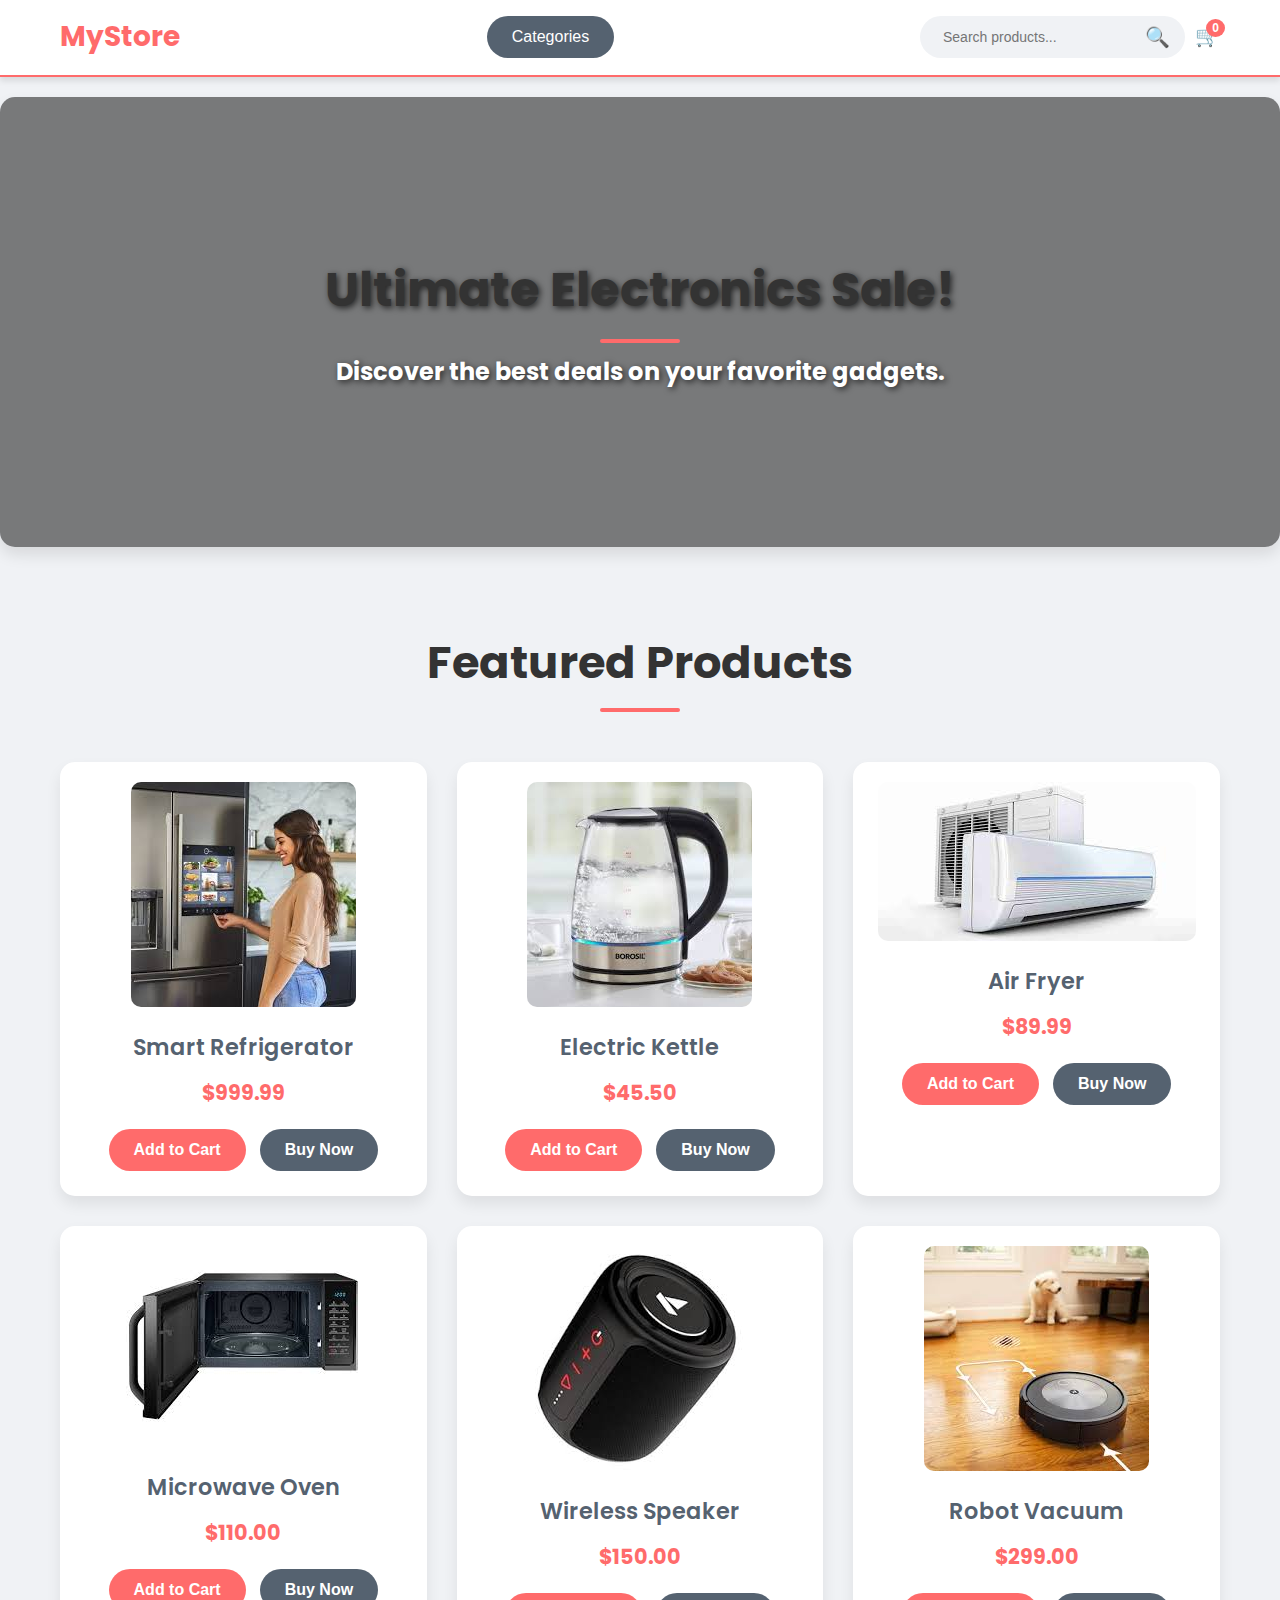
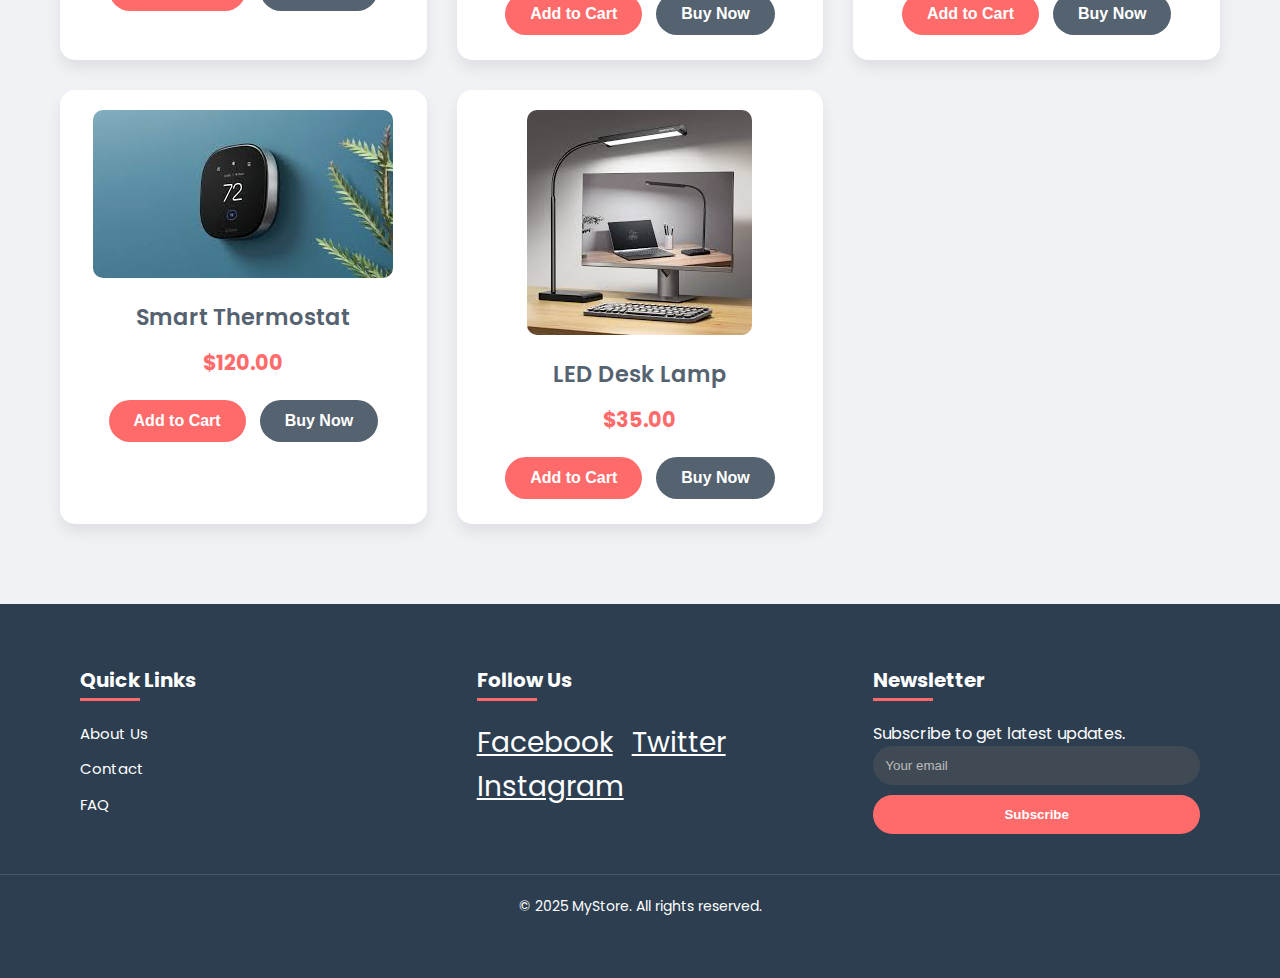
<file: index.html>
<!DOCTYPE html>
<html lang="en">
<head>
  <meta charset="UTF-8">
  <meta name="viewport" content="width=device-width, initial-scale=1.0">
  <title>MyStore E-commerce</title>
  <link rel="stylesheet" href="style.css">
  <style>
    /* Import Google Fonts - Poppins */
@import url('https://fonts.googleapis.com/css2?family=Poppins:wght@300;400;500;600;700&display=swap');

* { box-sizing: border-box; margin: 0; padding: 0; }

body {
  font-family: 'Poppins', sans-serif;
  background-color: #f0f2f5;
  color: #333;
  line-height: 1.6;
}

.container { max-width: 1200px; margin: 0 auto; padding: 0 20px; }

/* --- Header --- */
.header {
  background-color: #fff;
  padding: 15px 0;
  border-bottom: 2px solid #ff6b6b;
  box-shadow: 0 4px 6px rgba(0,0,0,0.1);
}
.header .container {
  display: flex;
  justify-content: space-between;
  align-items: center;
}
.logo h1 {
  font-size: 28px;
  color: #ff6b6b;
  font-weight: 700;
}
.dropdown { position: relative; display: inline-block; }
.dropbtn {
  background-color: #556270;
  color: white;
  padding: 12px 25px;
  border: none;
  border-radius: 50px;
  font-size: 16px;
  cursor: pointer;
  transition: 0.3s;
}
.dropbtn:hover { background-color: #404a55; transform: translateY(-2px); }
.dropdown-content {
  display: none;
  position: absolute;
  background-color: #fff;
  min-width: 180px;
  box-shadow: 0 8px 16px rgba(0,0,0,0.2);
  z-index: 1;
  border-radius: 8px;
  margin-top: 10px;
}
.dropdown-content a {
  color: #333;
  padding: 12px 20px;
  text-decoration: none;
  display: block;
  border-radius: 8px;
}
.dropdown-content a:hover { background-color: #f0f2f5; color: #ff6b6b; }
.dropdown:hover .dropdown-content { display: block; }

.header-icons { display: flex; align-items: center; }
.search-box {
  display: flex;
  align-items: center;
  background-color: #f0f2f5;
  border-radius: 50px;
  padding: 5px 15px;
  transition: box-shadow 0.3s;
}
.search-box:focus-within { box-shadow: 0 0 0 2px #ff6b6b; }
.search-box input {
  border: none; background: transparent; outline: none;
  padding: 8px; font-size: 14px; width: 200px;
}
.search-box button,
#cart-btn {
  background: none; border: none; cursor: pointer;
  font-size: 20px; margin-left: 10px; color: #556270;
  transition: color 0.3s, transform 0.3s;
}
.search-box button:hover,
#cart-btn:hover {
  color: #ff6b6b; transform: scale(1.1);
}
.cart-icon { position: relative; }
#cart-count {
  position: absolute; top: -5px; right: -5px;
  background-color: #ff6b6b; color: white;
  border-radius: 50%; padding: 2px 6px; font-size: 12px; font-weight: 600;
}

/* --- Banner --- */
.banner-section {
  width: 100%; overflow: hidden; position: relative;
  margin-top: 20px; border-radius: 15px;
  box-shadow: 0 8px 15px rgba(0,0,0,0.1);
}
.banner-slider { display: flex; transition: transform 0.5s ease-in-out; }
.slide {
  min-width: 100%; height: 450px; display: flex;
  justify-content: center; align-items: center;
  color: white; text-align: center; font-weight: bold;
  background-size: cover; background-position: center;
  position: relative; opacity: 0; transition: opacity 1s ease-in-out;
}
.slide.active { opacity: 1; }
.slide .overlay {
  position: absolute; top: 0; left: 0; width: 100%; height: 100%;
  background-color: rgba(0,0,0,0.5);
  display: flex; flex-direction: column;
  justify-content: center; align-items: center;
  text-shadow: 2px 2px 6px rgba(0,0,0,0.7);
}
.slide h2 { font-size: 3em; margin-bottom: 10px; }
.slide p { font-size: 1.5em; }

/* --- Products --- */
.products-section { padding: 80px 0; }
h2 {
  text-align: center; margin-bottom: 50px;
  font-size: 2.8em; color: #333; position: relative;
}
h2::after {
  content: ''; display: block; width: 80px; height: 4px;
  background-color: #ff6b6b; margin: 10px auto 0; border-radius: 5px;
}
.product-grid {
  display: grid; grid-template-columns: repeat(auto-fit, minmax(280px, 1fr));
  gap: 30px;
}
.product-card {
  background-color: #fff; border-radius: 15px; padding: 20px;
  text-align: center; box-shadow: 0 8px 15px rgba(0,0,0,0.08);
  transition: transform 0.3s, box-shadow 0.3s;
}
.product-card:hover {
  transform: translateY(-10px);
  box-shadow: 0 12px 20px rgba(0,0,0,0.1);
}
.product-card img { max-width: 100%; border-radius: 10px; }
.product-card h4 { margin: 15px 0 10px; font-size: 1.4em; color: #556270; }
.product-card .price { font-weight: 700; color: #ff6b6b; font-size: 1.3em; margin-bottom: 15px; }
.product-card .actions button {
  padding: 12px 25px; border: none; border-radius: 50px;
  cursor: pointer; margin: 5px; font-size: 1em; font-weight: 600;
  transition: background-color 0.3s, transform 0.3s;
}
.add-to-cart-btn { background-color: #ff6b6b; color: white; }
.add-to-cart-btn:hover { background-color: #e55a5a; transform: scale(1.05); }
.buy-now-btn { background-color: #556270; color: white; }
.buy-now-btn:hover { background-color: #404a55; transform: scale(1.05); }

/* --- Modal --- */
.modal { display: none; position: fixed; z-index: 1000;
  left: 0; top: 0; width: 100%; height: 100%;
  background-color: rgba(0,0,0,0.7); justify-content: center; align-items: center;
}
.modal-content {
  background-color: #fff; padding: 30px; border-radius: 15px;
  width: 90%; max-width: 550px; position: relative;
  box-shadow: 0 10px 30px rgba(0,0,0,0.2);
}
.close-btn {
  position: absolute; top: 15px; right: 20px;
  font-size: 32px; cursor: pointer; color: #aaa;
}
.close-btn:hover { color: #333; transform: rotate(90deg); }

/* --- Footer --- */
.footer {
  background-color: #2c3e50; color: white; padding: 60px 0;
}
.footer .container {
  display: flex; justify-content: space-between; flex-wrap: wrap; gap: 30px;
}
.footer-col { flex: 1 1 200px; padding: 0 20px; }
.footer-col h3 { font-size: 20px; margin-bottom: 25px; position: relative; }
.footer-col h3::after {
  content: ''; position: absolute; left: 0; bottom: -5px;
  height: 3px; width: 60px; background-color: #ff6b6b;
}
.footer-col ul { list-style: none; padding: 0; }
.footer-col ul li { margin-bottom: 10px; }
.footer-col ul li a { color: white; text-decoration: none; font-size: 15px; transition: color 0.3s; }
.footer-col ul li a:hover { color: #ff6b6b; }
.footer-bottom {
  text-align: center; margin-top: 40px;
  padding-top: 20px; border-top: 1px solid #4a5568; font-size: 14px;
}
@media (max-width:768px){
  .header .container{flex-direction:column;text-align:center;}
  .footer .container{flex-direction:column;align-items:center;}
}
  </style>
</head>
<body>

<header class="header">
  <div class="container">
    <div class="logo"><h1>MyStore</h1></div>
    <div class="nav-links">
      <div class="dropdown">
        <button class="dropbtn">Categories</button>
        <div class="dropdown-content">
          <a href="#" data-category="">All Products</a>
          <a href="#" data-category="home-appliances">Home Appliances</a>
          <a href="#" data-category="electricals">Electricals</a>
        </div>
      </div>
    </div>
    <div class="header-icons">
      <div class="search-box">
        <input type="text" id="search-input" placeholder="Search products..." />
        <button id="search-btn">🔍</button>
      </div>
      <div class="cart-icon">
        <button id="cart-btn">🛒 <span id="cart-count">0</span></button>
      </div>
    </div>
  </div>
</header>

<main>
  <section class="banner-section">
    <div class="banner-slider">
      <div class="slide active" style="background-image:url('https://via.placeholder.com/1200x400/FF5733/FFFFFF?text=Ultimate+Electronics+Sale');">
        <div class="overlay">
          <h2>Ultimate Electronics Sale!</h2>
          <p>Discover the best deals on your favorite gadgets.</p>
        </div>
      </div>
      <div class="slide" style="background-image:url('https://via.placeholder.com/1200x400/33A4FF/FFFFFF?text=Smart+Home+Solutions');">
        <div class="overlay">
          <h2>Smart Home, Smarter Life!</h2>
          <p>Upgrade your home with modern technology.</p>
        </div>
      </div>
      <div class="slide" style="background-image:url('https://via.placeholder.com/1200x400/8B33FF/FFFFFF?text=Kitchen+Essentials');">
        <div class="overlay">
          <h2>Kitchen Essentials Up to 50% Off!</h2>
          <p>Cook like a pro with our top-rated appliances.</p>
        </div>
      </div>
    </div>
  </section>

  <section class="products-section">
    <div class="container">
      <h2>Featured Products</h2>
      <div class="product-grid" id="product-list"></div>
    </div>
  </section>

  <!-- Cart Modal -->
  <div id="cart-modal" class="modal">
    <div class="modal-content">
      <span class="close-btn">&times;</span>
      <h3>Your Shopping Cart</h3>
      <div id="cart-items"></div>
      <div class="cart-total"><p>Total: $<span id="cart-total-price">0.00</span></p></div>
      <button id="checkout-btn">Proceed to Checkout</button>
    </div>
  </div>

  <!-- Payment Modal -->
  <div id="payment-modal" class="modal">
    <div class="modal-content">
      <span class="close-btn">&times;</span>
      <h3>Payment Details</h3>
      <form id="payment-form">
        <label for="card-number">Card Number:</label>
        <input type="text" id="card-number" required />
        <label for="cardholder-name">Cardholder Name:</label>
        <input type="text" id="cardholder-name" required />
        <label for="expiry-date">Expiry Date:</label>
        <input type="text" id="expiry-date" placeholder="MM/YY" required />
        <label for="cvv">CVV:</label>
        <input type="text" id="cvv" required />
        <button type="submit">Pay Now</button>
      </form>
    </div>
  </div>
</main>

<footer class="footer">
  <div class="container">
    <div class="footer-col">
      <h3>Quick Links</h3>
      <ul>
        <li><a href="#">About Us</a></li>
        <li><a href="#">Contact</a></li>
        <li><a href="#">FAQ</a></li>
      </ul>
    </div>
    <div class="footer-col">
      <h3>Follow Us</h3>
      <div class="social-links">
        <a href="#">Facebook</a>
        <a href="#">Twitter</a>
        <a href="#">Instagram</a>
      </div>
    </div>
    <div class="footer-col">
      <h3>Newsletter</h3>
      <p>Subscribe to get latest updates.</p>
      <form>
        <input type="email" placeholder="Your email" required />
        <button type="submit">Subscribe</button>
      </form>
    </div>
  </div>
  <div class="footer-bottom">
    <p>&copy; 2025 MyStore. All rights reserved.</p>
  </div>
</footer>

<script>
let currentSlide = 0;
const slides = document.querySelectorAll('.slide');
function nextSlide() {
  slides[currentSlide].classList.remove('active');
  currentSlide = (currentSlide + 1) % slides.length;
  slides[currentSlide].classList.add('active');
}
setInterval(nextSlide, 3000);

// Product data
const products = [
  { id: 1, name: 'Smart Refrigerator', price: 999.99, image: 'ref.jpeg', category: 'home-appliances' },
  { id: 2, name: 'Electric Kettle', price: 45.50, image: 'kettle.jpeg', category: 'home-appliances' },
  { id: 3, name: 'Air Fryer', price: 89.99, image: 'air.jpeg', category: 'home-appliances' },
  { id: 4, name: 'Microwave Oven', price: 110.00, image: 'oven.jpeg', category: 'home-appliances' },
  { id: 5, name: 'Wireless Speaker', price: 150.00, image: 'speaker.jpeg', category: 'electricals' },
  { id: 6, name: 'Robot Vacuum', price: 299.00, image: 'vac.jpeg', category: 'electricals' },
  { id: 7, name: 'Smart Thermostat', price: 120.00, image: 'smart.jpeg', category: 'electricals' },
  { id: 8, name: 'LED Desk Lamp', price: 35.00, image: 'led.jpeg', category: 'electricals' },
];

let cart = JSON.parse(localStorage.getItem('cart')) || [];
function saveCart(){ localStorage.setItem('cart', JSON.stringify(cart)); }

function renderProducts(search='', category='') {
  const list = document.getElementById('product-list');
  list.innerHTML = '';
  const filtered = products.filter(p=>{
    const s = p.name.toLowerCase().includes(search.toLowerCase());
    const c = category ? p.category === category : true;
    return s && c;
  });
  if(!filtered.length){ list.innerHTML='<p style="text-align:center;">No products found.</p>'; return;}
  filtered.forEach(p=>{
    const card=document.createElement('div');
    card.className='product-card';
    card.innerHTML=`
      <img src="${p.image}" alt="${p.name}">
      <h4>${p.name}</h4>
      <p class="price">$${p.price.toFixed(2)}</p>
      <div class="actions">
        <button class="add-to-cart-btn" onclick="addToCart(${p.id})">Add to Cart</button>
        <button class="buy-now-btn" onclick="buyNow(${p.id})">Buy Now</button>
      </div>`;
    list.appendChild(card);
  });
}

function renderCart(){
  const list=document.getElementById('cart-items');
  list.innerHTML='';
  let total=0;
  if(cart.length===0){list.innerHTML='<p>Your cart is empty.</p>';}
  else{
    cart.forEach(item=>{
      total+=item.price*item.quantity;
      list.innerHTML+=`
      <div class="cart-item">
        <img src="${item.image}" alt="${item.name}">
        <p>${item.name} - $${item.price.toFixed(2)}</p>
        <div class="quantity-controls">
          <button onclick="decrementQuantity(${item.id})">-</button>
          <span>${item.quantity}</span>
          <button onclick="incrementQuantity(${item.id})">+</button>
        </div>
        <button class="remove-btn" onclick="removeItem(${item.id})">Remove</button>
      </div>`;
    });
  }
  document.getElementById('cart-total-price').textContent=total.toFixed(2);
  document.getElementById('cart-count').textContent=cart.length;
}

function addToCart(id){
  const p=products.find(x=>x.id===id);
  const i=cart.find(x=>x.id===id);
  if(i)i.quantity++;else cart.push({...p,quantity:1});
  saveCart();renderCart();alert('Added to cart!');
}

function buyNow(id){
  const p=products.find(x=>x.id===id);
  cart=[{...p,quantity:1}];renderCart();openPaymentModal();
}

function openPaymentModal(){
  document.getElementById('payment-modal').style.display='flex';
  document.getElementById('payment-form').style.display='block';
  const qr=document.getElementById('qr-section');if(qr)qr.style.display='none';
}

document.getElementById('payment-form').onsubmit=(e)=>{
  e.preventDefault();
  const total=document.getElementById('cart-total-price').textContent;
  const qr=`https://api.qrserver.com/v1/create-qr-code/?size=200x200&data=upi://pay?pa=mystore@upi&pn=MyStore&am=${total}`;
  let qrSec=document.getElementById('qr-section');
  if(!qrSec){
    qrSec=document.createElement('div');
    qrSec.id='qr-section';
    qrSec.innerHTML=`
      <h4>Scan & Pay using UPI</h4>
      <img id="qr-code" src="${qr}" alt="QR Code" style="margin:20px auto;display:block;">
      <button id="continue-btn" style="display:block;margin:auto;padding:12px 25px;background:#28a745;color:white;border:none;border-radius:50px;cursor:pointer;">Continue</button>`;
    document.querySelector('#payment-modal .modal-content').appendChild(qrSec);
  }else document.getElementById('qr-code').src=qr;
  document.getElementById('payment-form').style.display='none';
  qrSec.style.display='block';
  document.getElementById('continue-btn').onclick=()=>{
    alert('✅ Payment Successful! Thank you for shopping.');
    document.getElementById('payment-modal').style.display='none';
    cart=[];saveCart();renderCart();
  };
};

function incrementQuantity(id){const i=cart.find(x=>x.id===id);if(i)i.quantity++;saveCart();renderCart();}
function decrementQuantity(id){const i=cart.find(x=>x.id===id);if(i&&i.quantity>1)i.quantity--;saveCart();renderCart();}
function removeItem(id){cart=cart.filter(x=>x.id!==id);saveCart();renderCart();}

const cartBtn=document.getElementById('cart-btn');
const cartModal=document.getElementById('cart-modal');
const paymentModal=document.getElementById('payment-modal');
const closeBtns=document.querySelectorAll('.close-btn');
const checkoutBtn=document.getElementById('checkout-btn');
cartBtn.onclick=()=>{cartModal.style.display='flex';renderCart();};
closeBtns.forEach(btn=>btn.onclick=()=>btn.closest('.modal').style.display='none');
checkoutBtn.onclick=()=>{cartModal.style.display='none';openPaymentModal();};

// Search
document.getElementById('search-btn').onclick=()=>renderProducts(document.getElementById('search-input').value);
document.getElementById('search-input').addEventListener('keypress',e=>{if(e.key==='Enter')renderProducts(e.target.value);});

// Category Filter
const categoryLinks=document.querySelectorAll('.dropdown-content a');
const categoryButton=document.querySelector('.dropbtn');
categoryLinks.forEach(link=>{
  link.addEventListener('click',e=>{
    e.preventDefault();
    const cat=e.target.getAttribute('data-category');
    const name=e.target.textContent;
    categoryButton.textContent=name;
    renderProducts('',cat);
  });
});

// Init
document.addEventListener('DOMContentLoaded',()=>{renderProducts();renderCart();});
</script>

</body>
</html>
</file>
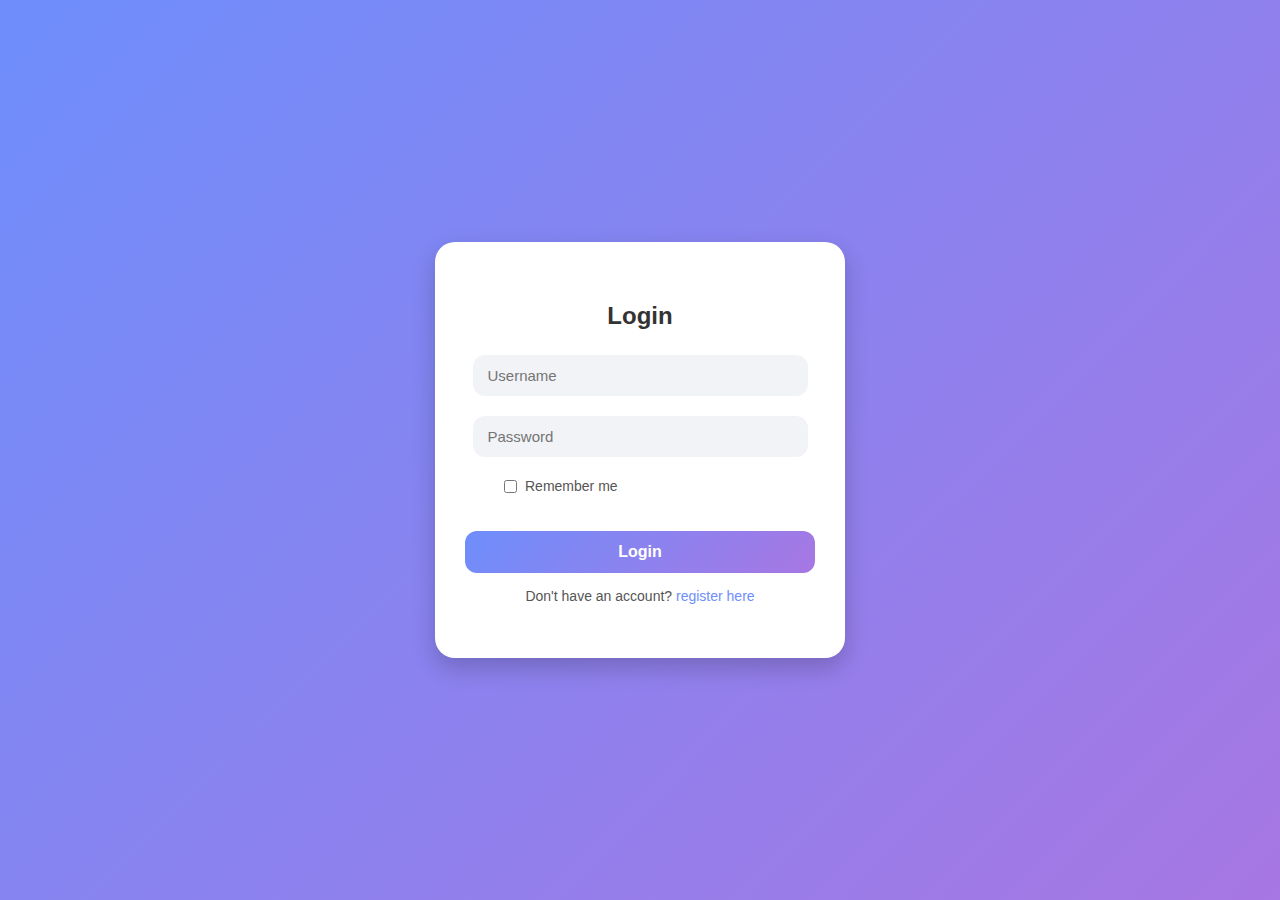
<file: lg.html>
<!DOCTYPE html>
<html lang="en">
<head>
    <meta charset="UTF-8">
    <meta name="viewport" content="width=device-width, initial-scale=1.0">
    <title>Creative Login Form</title>
    <style>
        body {
            margin: 0;
            padding: 0;
            height: 100vh;
            display: flex;
            justify-content: center;
            align-items: center;
            background: linear-gradient(135deg, #6e8efb, #a777e3);
            font-family: 'Poppins', sans-serif;
        }

        .login-box {
            background: #fff;
            padding: 40px 30px;
            width: 350px;
            border-radius: 20px;
            box-shadow: 0 10px 25px rgba(0, 0, 0, 0.2);
            text-align: center;
            animation: float 3s ease-in-out infinite;
        }

        @keyframes float {
            0%, 100% {
                transform: translateY(0);
            }
            50% {
                transform: translateY(-8px);
            }
        }

        .login-box h2 {
            margin-bottom: 25px;
            color: #333;
            font-weight: 600;
        }

        .input-box {
            position: relative;
            margin: 20px 0;
        }

        .input-box input {
            width: 80%;
            padding: 12px 40px 12px 15px;
            border: none;
            outline: none;
            border-radius: 12px;
            background: #f1f3f6;
            font-size: 15px;
            transition: 0.3s;
        }

        .input-box input:focus {
            background: #e0e7ff;
            box-shadow: 0 0 8px #6e8efb;
        }

        .input-box span {
            position: absolute;
            right: 15px;
            top: 50%;
            transform: translateY(-50%);
            font-size: 18px;
            color: #6e8efb;
        }

        .btn {
            margin-top: 25px;
            width: 100%;
            padding: 12px;
            border: none;
            border-radius: 12px;
            background: linear-gradient(135deg, #6e8efb, #a777e3);
            color: #fff;
            font-size: 16px;
            font-weight: bold;
            cursor: pointer;
            transition: 0.3s;
        }

        .btn:hover {
            background: linear-gradient(135deg, #5d7ffb, #9465e3);
            transform: scale(1.05);
        }

        .login-box p {
            margin-top: 15px;
            font-size: 14px;
            color: #555;
        }

        .login-box a {
            color: #6e8efb;
            text-decoration: none;
            font-weight: 500;
        }

        .login-box a:hover {
            text-decoration: underline;
        }

        /* Added checkbox for "Remember Me" */
        .remember-me {
            display: flex;
            align-items: center;
            justify-content: flex-start;
            margin: 10px 0;
            width: 100%; /* To align better with input boxes */
            padding-left: calc((100% - 80%)/2); /* Aligns the left edge with the input fields (80% width) */
            box-sizing: border-box;
        }

        .remember-me label {
            font-size: 14px;
            color: #555;
            cursor: pointer;
            margin-left: 5px;
        }
    </style>
</head>
<body>
    <div class="login-box">
        <h2>Login</h2>
        <form id="loginForm" action="modulepage.html">
            <div class="input-box">
                <input id="username" placeholder="Username" required>
            </div>
            <div class="input-box">
                <input id="password" type="password" placeholder="Password" required>
            </div>
            <div class="remember-me">
                <input type="checkbox" id="rememberMe" name="rememberMe">
                <label for="rememberMe">Remember me</label>
            </div>
            <button type="submit" class="btn">Login</button>
            <p>Don't have an account? <a href="rg.html">register here</a></p>
        </form>
    </div>

    <script>
        document.addEventListener('DOMContentLoaded', (event) => {
            const usernameInput = document.getElementById('username');
            const passwordInput = document.getElementById('password');
            const rememberMeCheckbox = document.getElementById('rememberMe');
            const loginForm = document.getElementById('loginForm');

            // --- 1. Load Username on Page Load ---
            const savedUsername = localStorage.getItem('savedUsername');
            if (savedUsername) {
                usernameInput.value = savedUsername;
                rememberMeCheckbox.checked = true; // Check the box if username is found
            }

            // --- 2. Save Username on Form Submit ---
            loginForm.addEventListener('submit', (e) => {
                if (rememberMeCheckbox.checked) {
                    // Save username to Local Storage
                    localStorage.setItem('savedUsername', usernameInput.value);
                } else {
                    // If the box is unchecked, remove the stored username
                    localStorage.removeItem('savedUsername');
                }

                // Note: The form will submit (navigate to modulepage.html) after this logic runs.
            });

            // Minor UX improvement: change input type for password
            passwordInput.type = 'password'; 
        });
    </script>
</body>
</html>
</file>
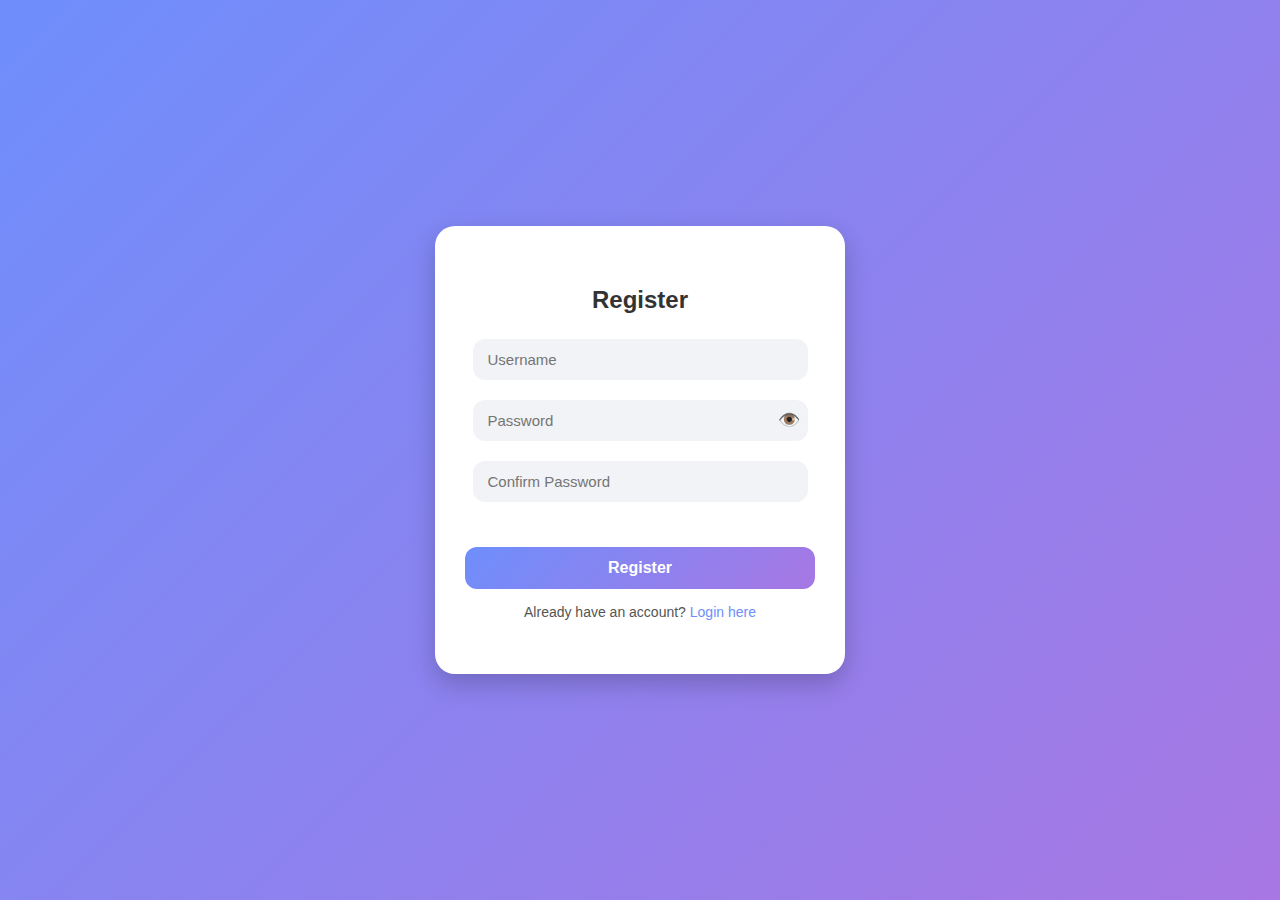
<file: rg.html>
<!DOCTYPE html>
<html lang="en">
<head>
  <meta charset="UTF-8">
  <meta name="viewport" content="width=device-width, initial-scale=1.0">
  <title>Creative Register Form</title>
  <style>
    body {
      margin: 0;
      padding: 0;
      height: 100vh;
      display: flex;
      justify-content: center;
      align-items: center;
      background: linear-gradient(135deg, #6e8efb, #a777e3);
      font-family: 'Poppins', sans-serif;
    }
    .login-box {
      background: #fff;
      padding: 40px 30px;
      width: 350px;
      border-radius: 20px;
      box-shadow: 0 10px 25px rgba(0,0,0,0.2);
      text-align: center;
      animation: float 3s ease-in-out infinite;
    }
    @keyframes float {
      0%, 100% { transform: translateY(0); }
      50% { transform: translateY(-8px); }
    }
    .login-box h2 {
      margin-bottom: 25px;
      color: #333;
      font-weight: 600;
    }
    .input-box {
      position: relative;
      margin: 20px 0;
    }
    .input-box input {
      width: 80%;
      padding: 12px 40px 12px 15px;
      border: none;
      outline: none;
      border-radius: 12px;
      background: #f1f3f6;
      font-size: 15px;
      transition: 0.3s;
    }
    .input-box input:focus {
      background: #e0e7ff;
      box-shadow: 0 0 8px #6e8efb;
    }
    .input-box span {
      position: absolute;
      right: 15px;
      top: 50%;
      transform: translateY(-50%);
      font-size: 18px;
      color: #6e8efb;
      cursor: pointer;
    }
    .error-msg {
      color: red;
      font-size: 12px;
      margin-top: 5px;
      display: none;
    }
    .btn {
      margin-top: 25px;
      width: 100%;
      padding: 12px;
      border: none;
      border-radius: 12px;
      background: linear-gradient(135deg, #6e8efb, #a777e3);
      color: #fff;
      font-size: 16px;
      font-weight: bold;
      cursor: pointer;
      transition: 0.3s;
    }
    .btn:hover {
      background: linear-gradient(135deg, #5d7ffb, #9465e3);
      transform: scale(1.05);
    }
    .login-box p {
      margin-top: 15px;
      font-size: 14px;
      color: #555;
    }
    .login-box a {
      color: #6e8efb;
      text-decoration: none;
      font-weight: 500;
    }
    .login-box a:hover {
      text-decoration: underline;
    }
    @media (max-width: 400px) {
      .login-box {
        width: 90%;
        padding: 30px 20px;
      }
    }
  </style>
</head>
<body>

  <div class="login-box">
    <h2>Register</h2>
    <form id="registerForm">
      <div class="input-box">
        <input id="username" type="text" placeholder="Username" required>
        <div class="error-msg" id="usernameError">Username must be at least 3 characters</div>
      </div>

      <div class="input-box">
        <input id="password" type="password" placeholder="Password" required>
        <span id="togglePassword">👁️</span>
        <div class="error-msg" id="passwordError">Password must be 6+ chars & include a number</div>
      </div>

      <div class="input-box">
        <input id="confirmPassword" type="password" placeholder="Confirm Password" required>
        <div class="error-msg" id="confirmError">Passwords do not match</div>
      </div>

      <button type="submit" class="btn">Register</button>
      <p>Already have an account? <a href="lg.html">Login here</a></p>
    </form>
  </div>

  <script>
    document.addEventListener('DOMContentLoaded', () => {
      const form = document.getElementById('registerForm');
      const usernameInput = document.getElementById('username');
      const passwordInput = document.getElementById('password');
      const confirmPasswordInput = document.getElementById('confirmPassword');
      const togglePassword = document.getElementById('togglePassword');

      const usernameError = document.getElementById('usernameError');
      const passwordError = document.getElementById('passwordError');
      const confirmError = document.getElementById('confirmError');

      // Show/Hide Password
      togglePassword.addEventListener('click', () => {
        const type = passwordInput.type === 'password' ? 'text' : 'password';
        passwordInput.type = type;
      });

      form.addEventListener('submit', (e) => {
        e.preventDefault();

        let valid = true;

        // Username validation
        if(usernameInput.value.length < 3){
          usernameError.style.display = 'block';
          valid = false;
        } else {
          usernameError.style.display = 'none';
        }

        // Password strength validation
        const pwdRegex = /^(?=.*\d).{6,}$/;
        if(!pwdRegex.test(passwordInput.value)){
          passwordError.style.display = 'block';
          valid = false;
        } else {
          passwordError.style.display = 'none';
        }

        // Password match
        if(passwordInput.value !== confirmPasswordInput.value){
          confirmError.style.display = 'block';
          valid = false;
        } else {
          confirmError.style.display = 'none';
        }

        if(!valid) return;

        // Save to localStorage (for demo only)
        const userDetails = JSON.stringify({
          username: usernameInput.value,
          password: passwordInput.value
        });
        localStorage.setItem('registeredUser', userDetails);

        alert(`Registration successful!`);
        window.location.href = 'lg.html';
      });
    });
  </script>

</body>
</html>
</file>
<file: style.css>
/* Import Google Fonts - Poppins */
@import url('https://fonts.googleapis.com/css2?family=Poppins:wght@300;400;500;600;700&display=swap');

/* Base Styles */
* {
    box-sizing: border-box;
    margin: 0;
    padding: 0;
}

body {
    font-family: 'Poppins', sans-serif;
    line-height: 1.6;
    background-color: #f0f2f5;
    color: #333;
}

.container {
    max-width: 1200px;
    margin: 0 auto;
    padding: 0 20px;
}

/* --- Header Section --- */
.header {
    background-color: #fff;
    padding: 15px 0;
    border-bottom: 2px solid #ff6b6b;
    box-shadow: 0 4px 6px rgba(0, 0, 0, 0.1);
}

.header .container {
    display: flex;
    justify-content: space-between;
    align-items: center;
}

.logo h1 {
    font-size: 28px;
    margin: 0;
    color: #ff6b6b;
    font-weight: 700;
}

.dropdown {
    position: relative;
    display: inline-block;
}

.dropbtn {
    background-color: #556270;
    color: white;
    padding: 12px 25px;
    font-size: 16px;
    border: none;
    cursor: pointer;
    border-radius: 50px;
    transition: background-color 0.3s, transform 0.3s;
}

.dropbtn:hover {
    background-color: #404a55;
    transform: translateY(-2px);
}

.dropdown-content {
    display: none;
    position: absolute;
    background-color: #fff;
    min-width: 180px;
    box-shadow: 0px 8px 16px 0px rgba(0, 0, 0, 0.2);
    z-index: 1;
    border-radius: 8px;
    margin-top: 10px;
    animation: fadeInDropdown 0.3s ease-in-out;
}

@keyframes fadeInDropdown {
    from { opacity: 0; transform: translateY(-10px); }
    to { opacity: 1; transform: translateY(0); }
}

.dropdown-content a {
    color: #333;
    padding: 12px 20px;
    text-decoration: none;
    display: block;
    border-radius: 8px;
}

.dropdown-content a:hover {
    background-color: #f0f2f5;
    color: #ff6b6b;
}

.dropdown:hover .dropdown-content {
    display: block;
}

.header-icons {
    display: flex;
    align-items: center;
}

.search-box {
    display: flex;
    align-items: center;
    background-color: #f0f2f5;
    border-radius: 50px;
    padding: 5px 15px;
    transition: box-shadow 0.3s;
}

.search-box:focus-within {
    box-shadow: 0 0 0 2px #ff6b6b;
}

.search-box input {
    border: none;
    background: transparent;
    outline: none;
    padding: 8px;
    font-size: 14px;
    width: 200px;
}

.search-box button,
#cart-btn {
    background: none;
    border: none;
    cursor: pointer;
    font-size: 20px;
    margin-left: 10px;
    color: #556270;
    transition: color 0.3s, transform 0.3s;
}

.search-box button:hover,
#cart-btn:hover {
    color: #ff6b6b;
    transform: scale(1.1);
}

.cart-icon {
    position: relative;
}

#cart-count {
    position: absolute;
    top: -5px;
    right: -5px;
    background-color: #ff6b6b;
    color: white;
    border-radius: 50%;
    padding: 2px 6px;
    font-size: 12px;
    font-weight: 600;
}

/* --- Banner Section --- */
.banner-section {
    width: 100%;
    overflow: hidden;
    position: relative;
    margin-top: 20px;
    border-radius: 15px;
    box-shadow: 0 8px 15px rgba(0, 0, 0, 0.1);
}

.banner-slider {
    display: flex;
    transition: transform 0.5s ease-in-out;
}

.slide {
    min-width: 100%;
    height: 450px;
    display: flex;
    justify-content: center;
    align-items: center;
    color: white;
    text-align: center;
    font-weight: bold;
    background-size: cover;
    background-position: center;
    position: relative;
    opacity: 0;
    transition: opacity 1s ease-in-out;
}

.slide.active {
    opacity: 1;
    animation: fadeIn 1s ease-in-out;
}

.slide .overlay {
    position: absolute;
    top: 0;
    left: 0;
    width: 100%;
    height: 100%;
    background-color: rgba(0, 0, 0, 0.5); /* Semi-transparent overlay */
    display: flex;
    flex-direction: column;
    justify-content: center;
    align-items: center;
    text-shadow: 2px 2px 6px rgba(0, 0, 0, 0.7);
    padding: 20px;
}

.slide h2 {
    font-size: 3em;
    margin-bottom: 10px;
    animation: slideInFromTop 1s ease-out forwards;
}

.slide p {
    font-size: 1.5em;
    animation: slideInFromBottom 1s ease-out forwards;
}

@keyframes fadeIn {
    from { opacity: 0; }
    to { opacity: 1; }
}

@keyframes slideInFromTop {
    from { transform: translateY(-50px); opacity: 0; }
    to { transform: translateY(0); opacity: 1; }
}

@keyframes slideInFromBottom {
    from { transform: translateY(50px); opacity: 0; }
    to { transform: translateY(0); opacity: 1; }
}

/* --- Product Section --- */
.products-section {
    padding: 80px 0;
}

h2 {
    text-align: center;
    margin-bottom: 50px;
    font-size: 2.8em;
    color: #333;
    position: relative;
}

h2::after {
    content: '';
    display: block;
    width: 80px;
    height: 4px;
    background-color: #ff6b6b;
    margin: 10px auto 0;
    border-radius: 5px;
}

.product-grid {
    display: grid;
    grid-template-columns: repeat(auto-fit, minmax(280px, 1fr));
    gap: 30px;
}

.product-card {
    background-color: #fff;
    border-radius: 15px;
    padding: 20px;
    text-align: center;
    box-shadow: 0 8px 15px rgba(0, 0, 0, 0.08);
    transition: transform 0.3s, box-shadow 0.3s;
}

.product-card:hover {
    transform: translateY(-10px);
    box-shadow: 0 12px 20px rgba(0, 0, 0, 0.1);
}

.product-card img {
    max-width: 100%;
    height: auto;
    border-radius: 10px;
}

.product-card h4 {
    margin: 15px 0 10px;
    font-size: 1.4em;
    color: #556270;
    font-weight: 600;
}

.product-card .price {
    font-weight: 700;
    color: #ff6b6b;
    font-size: 1.3em;
    margin-bottom: 15px;
}

.product-card .actions button {
    padding: 12px 25px;
    border: none;
    border-radius: 50px;
    cursor: pointer;
    margin: 5px;
    font-size: 1em;
    font-weight: 600;
    transition: background-color 0.3s, transform 0.3s;
}

.add-to-cart-btn {
    background-color: #ff6b6b;
    color: white;
}

.add-to-cart-btn:hover {
    background-color: #e55a5a;
    transform: scale(1.05);
}

.buy-now-btn {
    background-color: #556270;
    color: white;
}

.buy-now-btn:hover {
    background-color: #404a55;
    transform: scale(1.05);
}

/* --- Modal Styles --- */
.modal {
    display: none;
    position: fixed;
    z-index: 1000;
    left: 0;
    top: 0;
    width: 100%;
    height: 100%;
    background-color: rgba(0, 0, 0, 0.7);
    justify-content: center;
    align-items: center;
}

.modal-content {
    background-color: #fff;
    padding: 30px;
    border-radius: 15px;
    width: 90%;
    max-width: 550px;
    position: relative;
    animation: fadeInModal 0.5s ease-in-out;
    box-shadow: 0 10px 30px rgba(0, 0, 0, 0.2);
}

@keyframes fadeInModal {
    from { opacity: 0; transform: translateY(-30px); }
    to { opacity: 1; transform: translateY(0); }
}

.close-btn {
    position: absolute;
    top: 15px;
    right: 20px;
    font-size: 32px;
    cursor: pointer;
    color: #aaa;
    transition: color 0.3s, transform 0.3s;
}

.close-btn:hover {
    color: #333;
    transform: rotate(90deg);
}

.cart-item {
    display: flex;
    align-items: center;
    justify-content: space-between;
    margin-bottom: 20px;
    padding-bottom: 20px;
    border-bottom: 1px solid #eee;
}

.cart-item img {
    width: 80px;
    height: 80px;
    object-fit: cover;
    border-radius: 10px;
}

.cart-item p {
    flex-grow: 1;
    margin-left: 20px;
    font-weight: 500;
}

.quantity-controls {
    display: flex;
    align-items: center;
}

.quantity-controls button {
    padding: 5px 10px;
    border: 1px solid #ccc;
    background-color: #f9f9f9;
    cursor: pointer;
    border-radius: 5px;
    font-size: 16px;
    transition: background-color 0.3s;
}

.quantity-controls button:hover {
    background-color: #e0e0e0;
}

.quantity-controls span {
    margin: 0 15px;
    font-weight: 600;
}

.remove-btn {
    background-color: #dc3545;
    color: white;
    border: none;
    padding: 8px 12px;
    border-radius: 5px;
    cursor: pointer;
    transition: background-color 0.3s;
}

.remove-btn:hover {
    background-color: #c82333;
}

.cart-total {
    text-align: right;
    font-size: 1.5em;
    font-weight: 700;
    margin-top: 25px;
    color: #ff6b6b;
}

#checkout-btn {
    width: 100%;
    padding: 15px;
    background-color: #28a745;
    color: white;
    border: none;
    border-radius: 50px;
    cursor: pointer;
    font-size: 1.2em;
    margin-top: 30px;
    font-weight: 600;
    transition: background-color 0.3s;
}

#checkout-btn:hover {
    background-color: #218838;
}

/* Payment Form */
#payment-form label {
    display: block;
    margin-top: 20px;
    font-weight: 600;
    color: #556270;
}

#payment-form input {
    width: 100%;
    padding: 12px;
    margin-top: 8px;
    border: 1px solid #ccc;
    border-radius: 8px;
    font-size: 1em;
    transition: border-color 0.3s;
}

#payment-form input:focus {
    border-color: #ff6b6b;
    outline: none;
}

#payment-form button {
    width: 100%;
    padding: 15px;
    background-color: #007bff;
    color: white;
    border: none;
    border-radius: 50px;
    cursor: pointer;
    font-size: 1.2em;
    font-weight: 600;
    margin-top: 30px;
    transition: background-color 0.3s;
}

#payment-form button:hover {
    background-color: #0056b3;
}

/* --- Footer Section --- */
.footer {
    background-color: #2c3e50;
    color: white;
    padding: 60px 0;
}

.footer .container {
    display: flex;
    justify-content: space-between;
    flex-wrap: wrap;
    gap: 30px;
}

.footer-col {
    flex: 1 1 200px;
    padding: 0 20px;
}

.footer-col h3 {
    font-size: 20px;
    margin-bottom: 25px;
    position: relative;
    font-weight: 700;
}

.footer-col h3::after {
    content: '';
    position: absolute;
    left: 0;
    bottom: -5px;
    height: 3px;
    width: 60px;
    background-color: #ff6b6b;
}

.footer-col ul {
    list-style: none;
    padding: 0;
}

.footer-col ul li {
    margin-bottom: 10px;
}

.footer-col ul li a {
    color: white;
    text-decoration: none;
    font-size: 15px;
    transition: color 0.3s;
}

.footer-col ul li a:hover {
    color: #ff6b6b;
}

.social-links a {
    display: inline-block;
    margin-right: 15px;
    font-size: 28px;
    color: white;
    transition: color 0.3s, transform 0.3s;
}

.social-links a:hover {
    color: #ff6b6b;
    transform: translateY(-3px);
}

.footer-col form {
    display: flex;
    flex-direction: column;
}

.footer-col form input {
    padding: 12px;
    border: none;
    border-radius: 50px;
    margin-bottom: 10px;
    background-color: #404a55;
    color: white;
}

.footer-col form input::placeholder {
    color: #bbb;
}

.footer-col form button {
    background-color: #ff6b6b;
    color: white;
    border: none;
    padding: 12px;
    border-radius: 50px;
    cursor: pointer;
    font-weight: 600;
    transition: background-color 0.3s;
}

.footer-col form button:hover {
    background-color: #e55a5a;
}

.footer-bottom {
    text-align: center;
    margin-top: 40px;
    padding-top: 20px;
    border-top: 1px solid #4a5568;
    font-size: 14px;
}

/* Responsive Design */
@media (max-width: 768px) {
    .header .container {
        flex-direction: column;
        text-align: center;
    }
    .header .nav-links, .header .header-icons {
        margin-top: 15px;
    }
    .footer .container {
        flex-direction: column;
        align-items: center;
    }
    .footer-col {
        margin-bottom: 30px;
        text-align: center;
    }
    .footer-col h3::after {
        left: 50%;
        transform: translateX(-50%);
    }
    .search-box input {
        width: 100%;
    }
}
</file>
